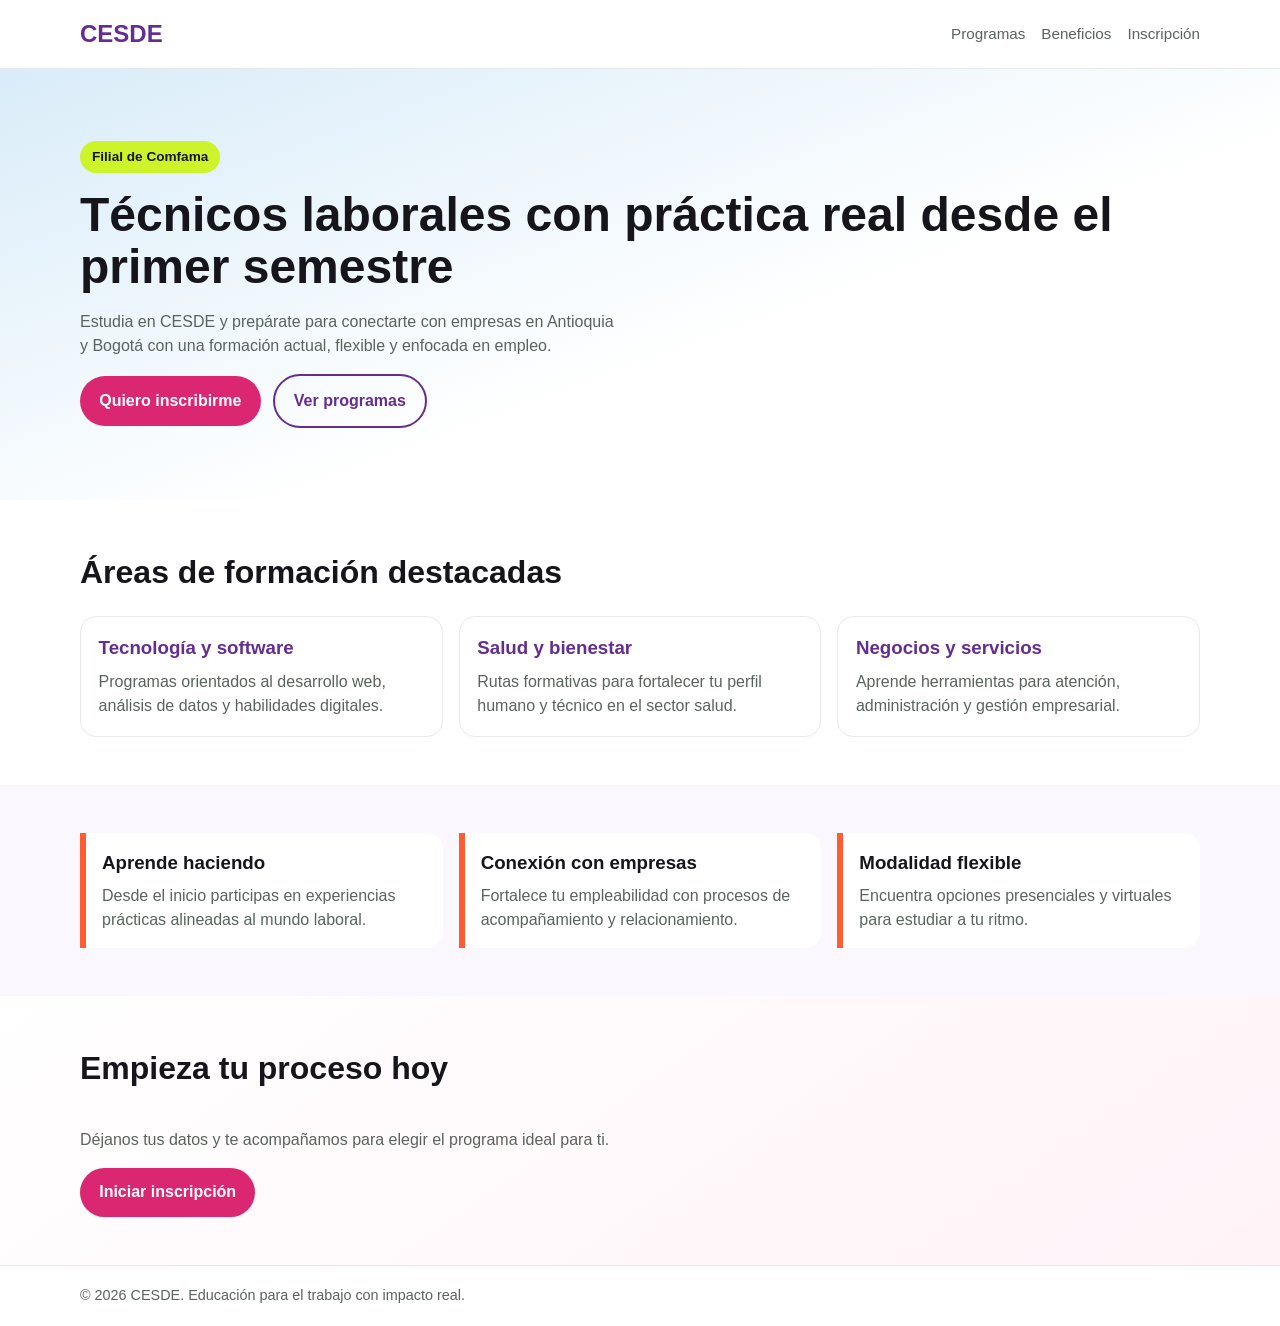
<file: index.html>
<!doctype html>
<html lang="es">
<head>
  <meta charset="UTF-8">
  <meta name="viewport" content="width=device-width, initial-scale=1.0">
  <title>CESDE | Tu futuro comienza hoy</title>
  <link rel="stylesheet" href="css/base.css">
</head>
<body>
  <header class="header">
    <div class="container header__content">
      <a class="logo" href="#inicio">CESDE</a>
      <nav class="nav">
        <a href="#programas">Programas</a>
        <a href="#beneficios">Beneficios</a>
        <a href="#inscripcion">Inscripción</a>
      </nav>
    </div>
  </header>

  <main id="inicio">
    <section class="hero">
      <div class="container hero__content">
        <p class="eyebrow">Filial de Comfama</p>
        <h1>Técnicos laborales con práctica real desde el primer semestre</h1>
        <p class="hero__text">
          Estudia en CESDE y prepárate para conectarte con empresas en Antioquia y Bogotá
          con una formación actual, flexible y enfocada en empleo.
        </p>
        <div class="hero__actions">
          <a class="btn btn--primary" href="#inscripcion">Quiero inscribirme</a>
          <a class="btn btn--ghost" href="#programas">Ver programas</a>
        </div>
      </div>
    </section>

    <section class="section" id="programas">
      <div class="container">
        <h2>Áreas de formación destacadas</h2>
        <div class="cards">
          <article class="card">
            <h3>Tecnología y software</h3>
            <p>Programas orientados al desarrollo web, análisis de datos y habilidades digitales.</p>
          </article>
          <article class="card">
            <h3>Salud y bienestar</h3>
            <p>Rutas formativas para fortalecer tu perfil humano y técnico en el sector salud.</p>
          </article>
          <article class="card">
            <h3>Negocios y servicios</h3>
            <p>Aprende herramientas para atención, administración y gestión empresarial.</p>
          </article>
        </div>
      </div>
    </section>

    <section class="section section--accent" id="beneficios">
      <div class="container benefits">
        <div class="benefit">
          <h3>Aprende haciendo</h3>
          <p>Desde el inicio participas en experiencias prácticas alineadas al mundo laboral.</p>
        </div>
        <div class="benefit">
          <h3>Conexión con empresas</h3>
          <p>Fortalece tu empleabilidad con procesos de acompañamiento y relacionamiento.</p>
        </div>
        <div class="benefit">
          <h3>Modalidad flexible</h3>
          <p>Encuentra opciones presenciales y virtuales para estudiar a tu ritmo.</p>
        </div>
      </div>
    </section>

    <section class="section section--cta" id="inscripcion">
      <div class="container cta">
        <h2>Empieza tu proceso hoy</h2>
        <p>Déjanos tus datos y te acompañamos para elegir el programa ideal para ti.</p>
        <a class="btn btn--primary" href="register.html">Iniciar inscripción</a>
      </div>
    </section>
  </main>

  <footer class="footer">
    <div class="container footer__content">
      <p>© 2026 CESDE. Educación para el trabajo con impacto real.</p>
    </div>
  </footer>
</body>
</html>
</file>
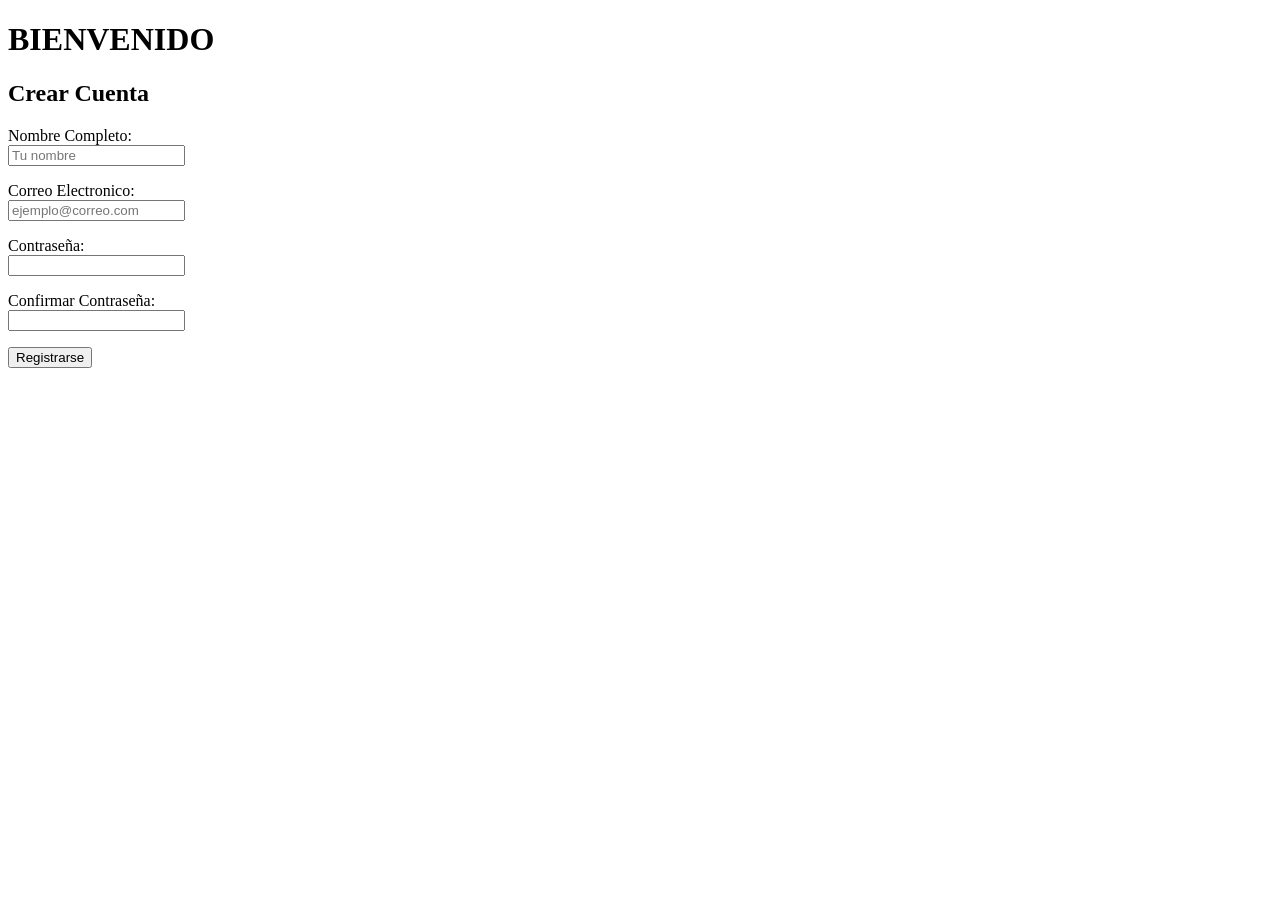
<file: login.html>
<!DOCTYPE html>
<html lang="en">
<head>
    <meta charset="UTF-8">
    <meta name="viewport" content="width=device-width, initial-scale=1.0">
    <title>Document</title>
</head>
<body>
    <H1>BIENVENIDO</H1>

  <h2>Crear Cuenta</h2>

    <p>
      <label for="nombre">Nombre Completo:</label><br>
      <input type="text" id="nombre" name="nombre" placeholder="Tu nombre" required>
    </p>
    
    <p>
      <label for="email">Correo Electronico:</label><br>
      <input type="email" id="email" name="email" placeholder="ejemplo@correo.com" required>
    </p>
    <p>
      <label for="password">Contraseña:</label><br>
      <input type="password" id="password" name="password" required>
    </p>

    <p>
      <label for="confirm-password">Confirmar Contraseña:</label><br>
      <input type="password" id="confirm-password" name="confirm-password" required>
    </p>

    <p>
      <button type="submit">Registrarse</button>
    </p>
</body>
</html>
</file>
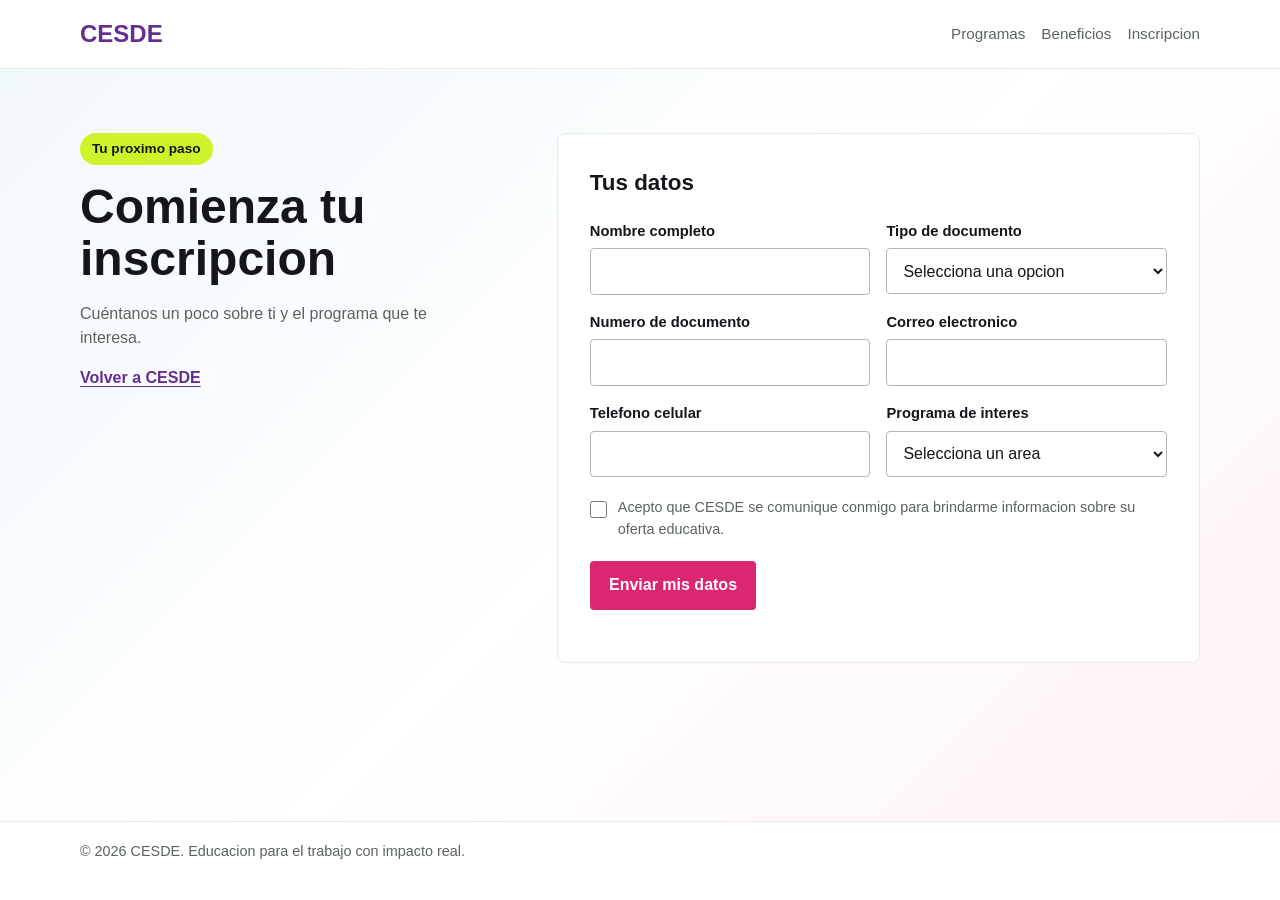
<file: register.html>
<!doctype html>
<html lang="es">
<head>
    <meta charset="UTF-8">
    <meta name="viewport" content="width=device-width, initial-scale=1.0">
    <meta name="description" content="Inicia tu proceso de inscripción en CESDE.">
    <title>Inscripcion | CESDE</title>
    <link rel="stylesheet" href="css/base.css">
</head>
<body>
    <header class="header">
        <div class="container header__content">
            <a class="logo" href="index.html">CESDE</a>
            <nav class="nav" aria-label="Navegacion principal">
                <a href="index.html#programas">Programas</a>
                <a href="index.html#beneficios">Beneficios</a>
                <a href="register.html" aria-current="page">Inscripcion</a>
            </nav>
        </div>
    </header>

    <main class="registration">
        <div class="container registration__layout">
            <section class="registration__intro" aria-labelledby="registration-title">
                <p class="eyebrow">Tu proximo paso</p>
                <h1 id="registration-title">Comienza tu inscripcion</h1>
                <p>Cuéntanos un poco sobre ti y el programa que te interesa.</p>
                <a class="registration__back" href="index.html">Volver a CESDE</a>
            </section>

            <form class="registration__form" id="registration-form">
                <h2>Tus datos</h2>
                <div class="registration__fields">
                    <div class="form-field">
                        <label for="full-name">Nombre completo</label>
                        <input id="full-name" name="fullName" type="text" autocomplete="name" required>
                    </div>
                    <div class="form-field">
                        <label for="document-type">Tipo de documento</label>
                        <select id="document-type" name="documentType" required>
                            <option value="" selected disabled>Selecciona una opcion</option>
                            <option value="cc">Cedula de ciudadania</option>
                            <option value="ce">Cedula de extranjeria</option>
                            <option value="ti">Tarjeta de identidad</option>
                            <option value="passport">Pasaporte</option>
                        </select>
                    </div>
                    <div class="form-field">
                        <label for="document-number">Numero de documento</label>
                        <input id="document-number" name="documentNumber" type="text" inputmode="numeric" autocomplete="off" required>
                    </div>
                    <div class="form-field">
                        <label for="email">Correo electronico</label>
                        <input id="email" name="email" type="email" autocomplete="email" required>
                    </div>
                    <div class="form-field">
                        <label for="phone">Telefono celular</label>
                        <input id="phone" name="phone" type="tel" autocomplete="tel" required>
                    </div>
                    <div class="form-field">
                        <label for="program">Programa de interes</label>
                        <select id="program" name="program" required>
                            <option value="" selected disabled>Selecciona un area</option>
                            <option value="technology">Tecnologia y software</option>
                            <option value="health">Salud y bienestar</option>
                            <option value="business">Negocios y servicios</option>
                        </select>
                    </div>
                </div>

                <label class="form-consent" for="consent">
                    <input id="consent" name="consent" type="checkbox" required>
                    <span>Acepto que CESDE se comunique conmigo para brindarme informacion sobre su oferta educativa.</span>
                </label>
                <button class="btn btn--primary registration__submit" type="submit">Enviar mis datos</button>
                <p class="registration__status" id="form-status" role="status" aria-live="polite"></p>
            </form>
        </div>
    </main>

    <footer class="footer">
        <div class="container footer__content">
            <p>© 2026 CESDE. Educacion para el trabajo con impacto real.</p>
        </div>
    </footer>
    <script>
        document.querySelector("#registration-form").addEventListener("submit", (event) => {
            event.preventDefault();
            document.querySelector("#form-status").textContent =
                "Formulario validado. Para enviar tus datos, esta pagina necesita conectarse a un servicio de inscripcion.";
        });
    </script>
</body>
</html>
</file>
<file: css/base.css>
/* Reset base */
*,
*::before,
*::after {
  box-sizing: border-box;
  margin: 0;
  padding: 0;
}

html,
body {
  width: 100%;
  min-height: 100%;
}

body {
  line-height: 1.5;
  -webkit-font-smoothing: antialiased;
  text-rendering: optimizeLegibility;
  font-family: "Segoe UI", Arial, sans-serif;
  color: #15151b;
  background-color: #ffffff;
}

img,
picture,
video,
canvas,
svg {
  display: block;
  max-width: 100%;
}

input,
button,
textarea,
select {
  font: inherit;
}

button {
  border: none;
  background: none;
  cursor: pointer;
}

a {
  color: inherit;
  text-decoration: none;
}

ul,
ol {
  list-style: none;
}

table {
  border-collapse: collapse;
  border-spacing: 0;
}

:root {
  --cesde-magenta: #db2771;
  --cesde-morado: #652d90;
  --cesde-naranja: #ff5d31;
  --cesde-limon: #cdf42a;
  --cesde-azul-claro: #d9ecf9;
  --cesde-tinta: #15151b;
  --cesde-gris: #5a635d;
  --cesde-borde: #e6eae8;
  --radius: 16px;
}

.container {
  width: min(100% - 2rem, 1120px);
  margin-inline: auto;
}

.header {
  position: sticky;
  top: 0;
  background-color: #ffffff;
  border-bottom: 1px solid var(--cesde-borde);
  z-index: 10;
}

.header__content {
  display: flex;
  flex-direction: column;
  gap: 0.75rem;
  padding-block: 1rem;
}

.logo {
  font-size: 1.5rem;
  font-weight: 800;
  color: var(--cesde-morado);
}

.nav {
  display: flex;
  flex-wrap: wrap;
  gap: 0.75rem 1rem;
  font-size: 0.95rem;
  color: var(--cesde-gris);
}

.nav a:hover {
  color: var(--cesde-magenta);
}

.hero {
  background: linear-gradient(160deg, var(--cesde-azul-claro), #ffffff 60%);
  padding-block: 2.5rem;
}

.hero__content {
  display: flex;
  flex-direction: column;
  gap: 1rem;
}

.eyebrow {
  display: inline-flex;
  width: fit-content;
  padding: 0.35rem 0.75rem;
  border-radius: 999px;
  background-color: var(--cesde-limon);
  font-size: 0.85rem;
  font-weight: 700;
}

h1 {
  font-size: clamp(1.8rem, 8vw, 3rem);
  line-height: 1.1;
}

.hero__text {
  color: var(--cesde-gris);
  max-width: 60ch;
}

.hero__actions {
  display: flex;
  flex-direction: column;
  gap: 0.75rem;
}

.btn {
  display: inline-flex;
  justify-content: center;
  align-items: center;
  padding: 0.8rem 1.2rem;
  border-radius: 999px;
  font-weight: 700;
  transition: transform 0.2s ease, filter 0.2s ease;
}

.btn:hover {
  transform: translateY(-1px);
  filter: brightness(0.98);
}

.btn--primary {
  background-color: var(--cesde-magenta);
  color: #ffffff;
}

.btn--ghost {
  border: 2px solid var(--cesde-morado);
  color: var(--cesde-morado);
}

.section {
  padding-block: 3rem;
}

h2 {
  font-size: clamp(1.4rem, 6vw, 2rem);
  margin-bottom: 1.25rem;
}

.cards {
  display: flex;
  flex-direction: column;
  gap: 1rem;
}

.card {
  border: 1px solid var(--cesde-borde);
  border-radius: var(--radius);
  padding: 1.1rem;
  background-color: #ffffff;
}

.card h3 {
  margin-bottom: 0.5rem;
  color: var(--cesde-morado);
}

.card p {
  color: var(--cesde-gris);
}

.section--accent {
  background-color: #faf8fe;
}

.benefits {
  display: flex;
  flex-direction: column;
  gap: 1rem;
}

.benefit {
  background: #ffffff;
  border-left: 6px solid var(--cesde-naranja);
  padding: 1rem;
  border-radius: 0 var(--radius) var(--radius) 0;
}

.benefit h3 {
  margin-bottom: 0.4rem;
}

.benefit p {
  color: var(--cesde-gris);
}

.section--cta {
  background: linear-gradient(145deg, #ffffff, #fff3f8);
}

.cta {
  display: flex;
  flex-direction: column;
  gap: 1rem;
  text-align: left;
}

.cta p {
  color: var(--cesde-gris);
}

.footer {
  border-top: 1px solid var(--cesde-borde);
}

.footer__content {
  padding-block: 1.2rem;
  color: var(--cesde-gris);
  font-size: 0.9rem;
}

.registration {
  min-height: calc(100vh - 148px);
  padding-block: 2.5rem;
  background: linear-gradient(135deg, #f1f8fc 0%, #ffffff 52%, #fff3f8 100%);
}

.registration__layout {
  display: grid;
  gap: 2rem;
}

.registration__intro {
  display: flex;
  flex-direction: column;
  align-items: flex-start;
  gap: 1rem;
}

.registration__intro h1 {
  max-width: 12ch;
}

.registration__intro > p:not(.eyebrow) {
  max-width: 42ch;
  color: var(--cesde-gris);
}

.registration__back {
  color: var(--cesde-morado);
  font-weight: 700;
  text-decoration: underline;
  text-underline-offset: 0.2em;
}

.registration__form {
  display: flex;
  flex-direction: column;
  gap: 1.25rem;
  padding: 1.25rem;
  border: 1px solid var(--cesde-borde);
  border-radius: 8px;
  background: #ffffff;
}

.registration__form h2 {
  margin: 0;
  font-size: 1.4rem;
}

.registration__fields {
  display: grid;
  gap: 1rem;
}

.form-field {
  display: flex;
  flex-direction: column;
  gap: 0.4rem;
}

.form-field label {
  font-size: 0.92rem;
  font-weight: 700;
}

.form-field input,
.form-field select {
  width: 100%;
  min-height: 2.9rem;
  padding: 0.65rem 0.75rem;
  border: 1px solid #aeb8b4;
  border-radius: 4px;
  background: #ffffff;
  color: var(--cesde-tinta);
}

.form-field input:focus,
.form-field select:focus,
.form-consent input:focus-visible,
.registration__submit:focus-visible {
  outline: 3px solid var(--cesde-azul-claro);
  outline-offset: 2px;
}

.form-consent {
  display: flex;
  align-items: flex-start;
  gap: 0.65rem;
  color: var(--cesde-gris);
  font-size: 0.9rem;
}

.form-consent input {
  flex: 0 0 auto;
  width: 1.1rem;
  height: 1.1rem;
  margin-top: 0.2rem;
  accent-color: var(--cesde-magenta);
}

.registration__submit {
  width: 100%;
  border-radius: 4px;
}

.registration__status {
  color: var(--cesde-morado);
  font-weight: 600;
}

@media (min-width: 768px) {
  .header__content {
    flex-direction: row;
    justify-content: space-between;
    align-items: center;
  }

  .hero {
    padding-block: 4.5rem;
  }

  .hero__actions {
    flex-direction: row;
    align-items: center;
  }

  .cards {
    flex-direction: row;
    flex-wrap: wrap;
  }

  .card {
    flex: 1 1 calc(50% - 0.5rem);
  }

  .benefits {
    flex-direction: row;
    flex-wrap: wrap;
  }

  .benefit {
    flex: 1 1 calc(50% - 0.5rem);
  }

  .registration {
    padding-block: 4rem;
  }

  .registration__layout {
    grid-template-columns: minmax(220px, 0.8fr) minmax(0, 1.2fr);
    align-items: start;
    gap: 3rem;
  }

  .registration__form {
    padding: 2rem;
  }

  .registration__fields {
    grid-template-columns: repeat(2, minmax(0, 1fr));
  }

  .registration__submit {
    width: fit-content;
    align-self: flex-start;
  }
}

@media (min-width: 1024px) {
  .card {
    flex-basis: calc(33.333% - 0.75rem);
  }

  .benefit {
    flex-basis: calc(33.333% - 0.75rem);
  }

  .cta {
    align-items: flex-start;
  }
}
</file>
